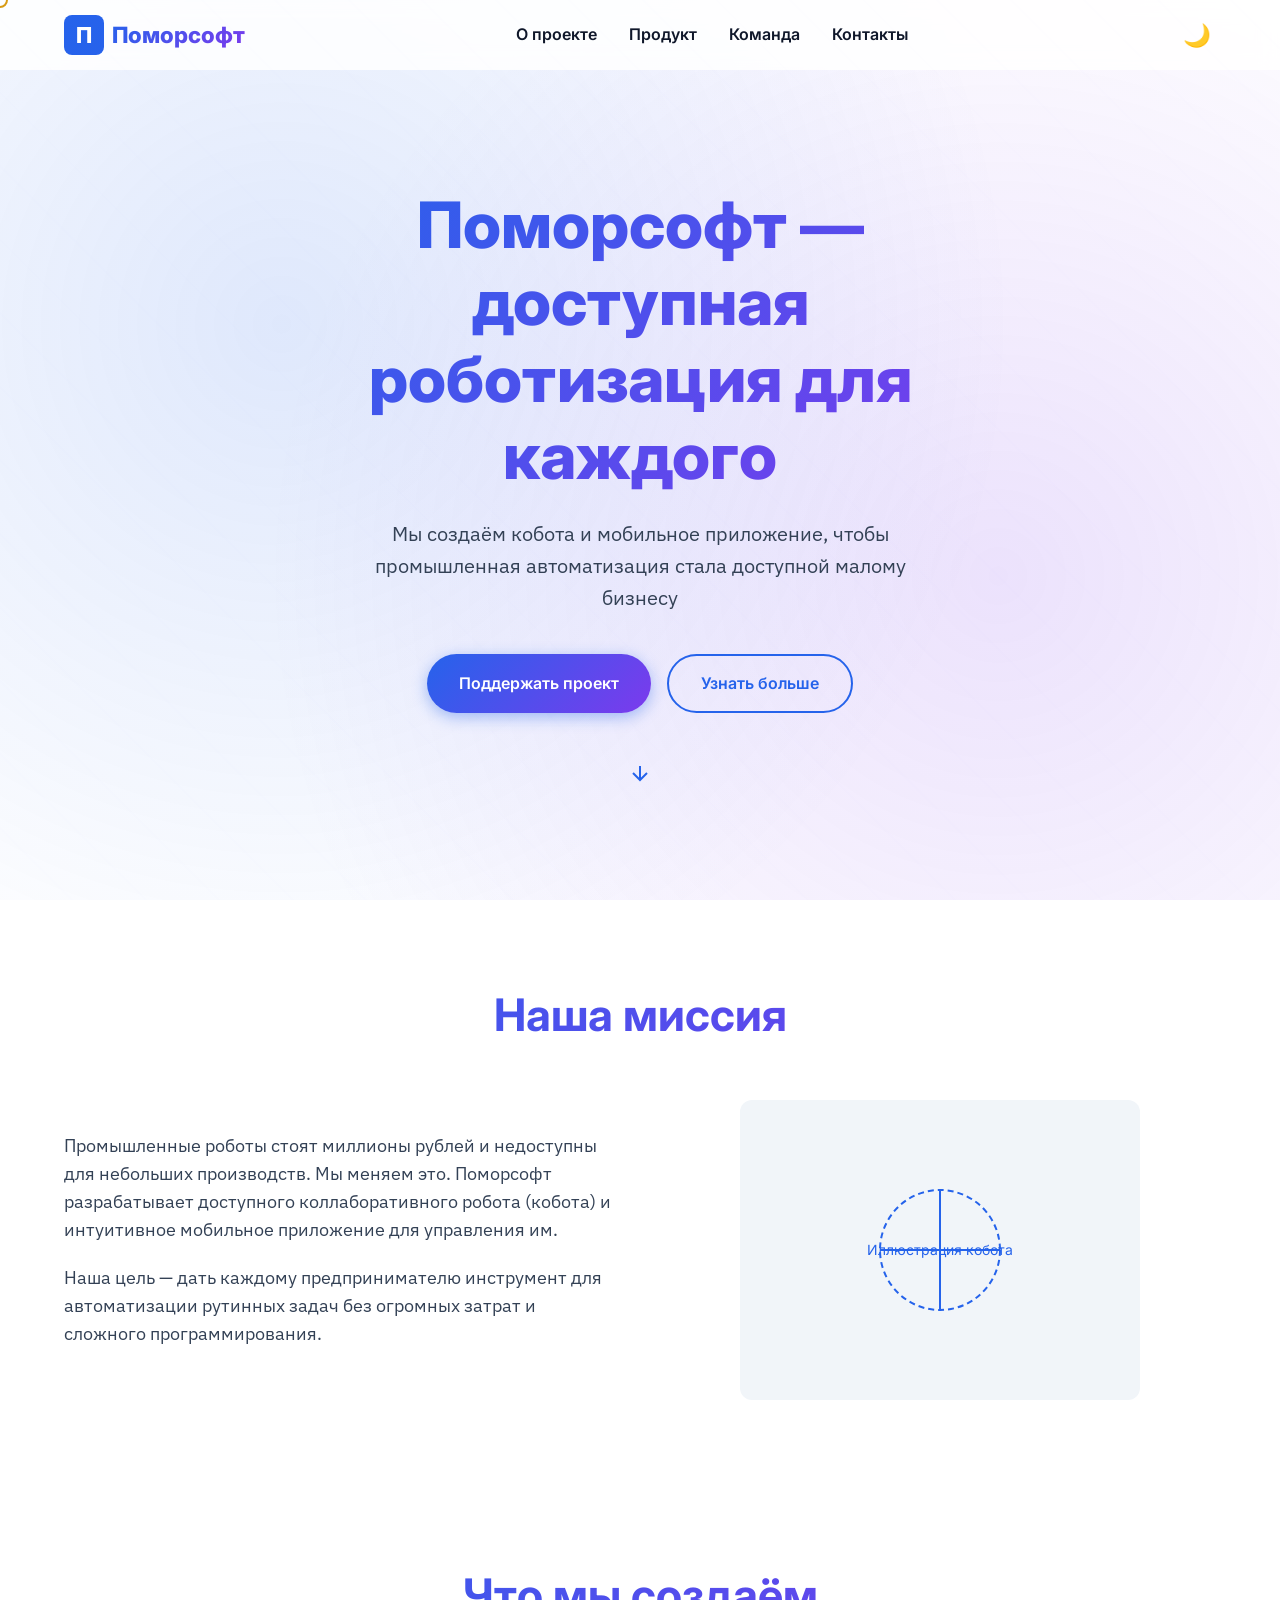
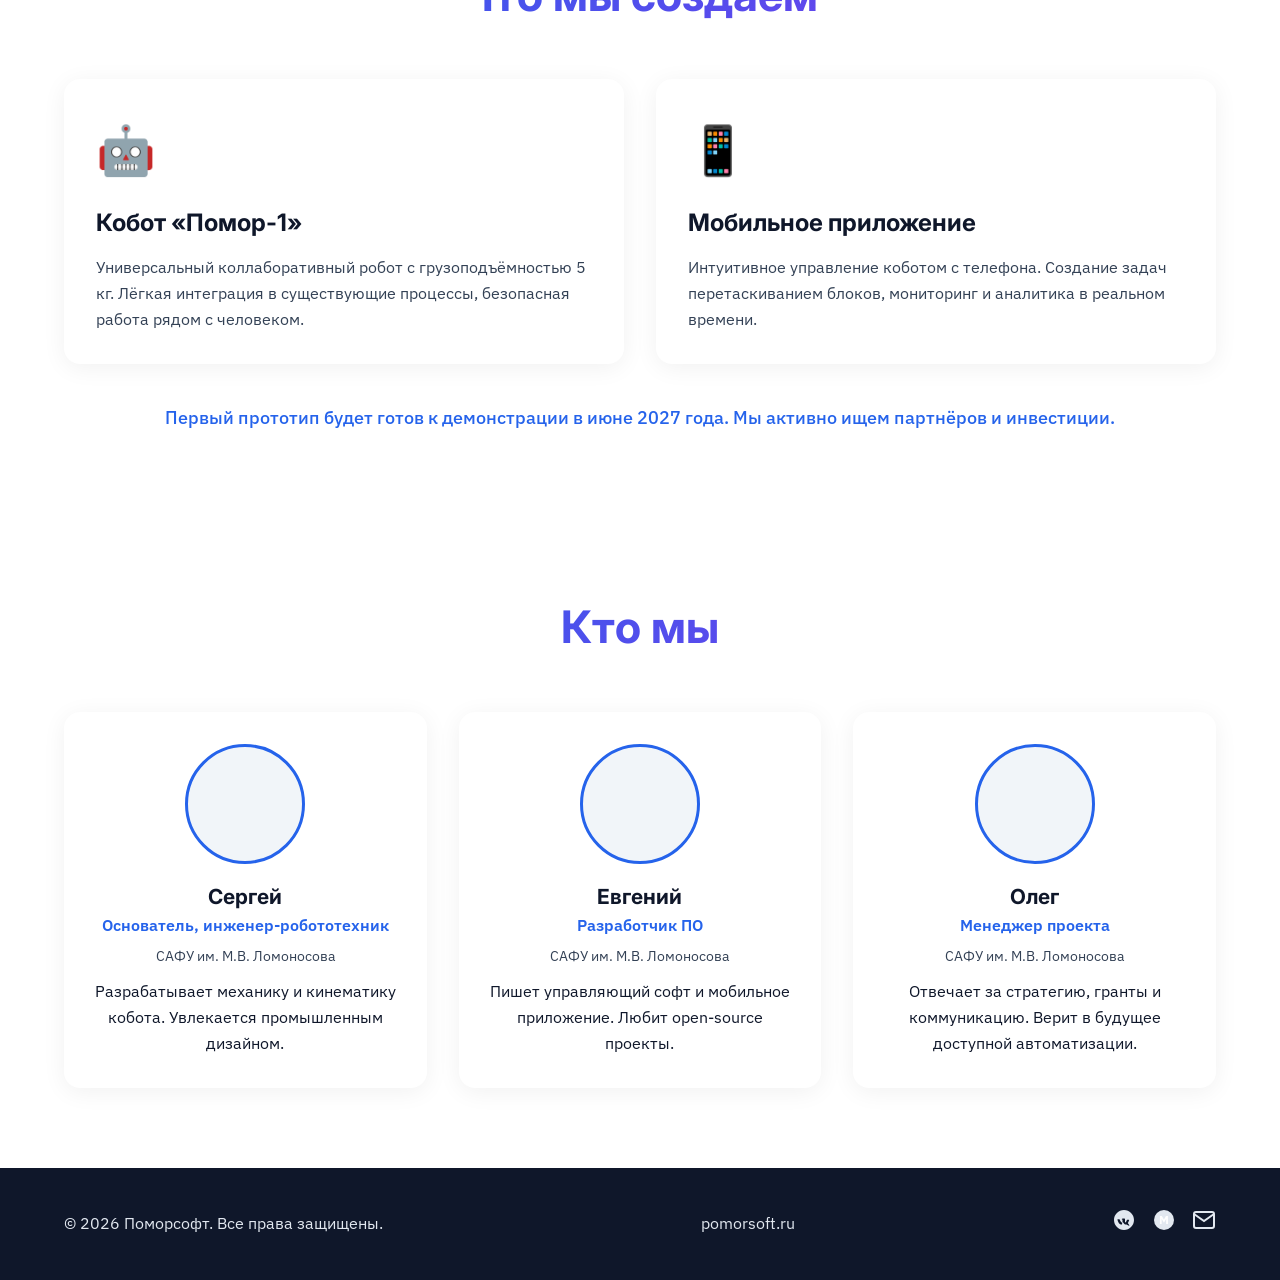
<file: index.html>
<!DOCTYPE html>
<html lang="ru">
<head>
    <meta charset="UTF-8">
    <meta name="viewport" content="width=device-width, initial-scale=1.0">
    <meta name="description" content="Студенческий стартап Поморсофт — доступная роботизация для каждого. Создаём кобота и мобильное приложение.">
    <meta property="og:title" content="Поморсофт — доступная роботизация">
    <meta property="og:description" content="Студенческий стартап. Мы превращаем идеи в цифровую реальность.">
    <meta property="og:type" content="website">
    <meta property="og:url" content="https://pomorsoft.ru">
    <meta property="og:image" content="https://pomorsoft.ru/og-image.jpg">
    <meta name="twitter:card" content="summary_large_image">
    <meta name="twitter:title" content="Поморсофт">
    <meta name="twitter:description" content="Студенческий стартап. Доступная роботизация.">
    <link rel="icon" href="data:image/svg+xml,<svg xmlns='http://www.w3.org/2000/svg' viewBox='0 0 32 32'><rect width='32' height='32' rx='6' fill='%232563eb'/><text x='50%25' y='50%25' dominant-baseline='central' text-anchor='middle' font-family='Inter' font-weight='bold' font-size='20' fill='white'>П</text></svg>">
    <title>Поморсофт — доступная роботизация</title>
    <link rel="preconnect" href="https://fonts.googleapis.com">
    <link rel="preconnect" href="https://fonts.gstatic.com" crossorigin>
    <link href="https://fonts.googleapis.com/css2?family=IBM+Plex+Sans:wght@400;500;600&family=Inter:wght@600;700;800&display=swap" rel="stylesheet">
    <link rel="stylesheet" href="css/style.css">
</head>
<body>
    <!-- Прелоадер -->
    <div id="preloader" aria-hidden="true">
        <div class="loader-logo">
            <svg width="80" height="80" viewBox="0 0 80 80" fill="none">
                <rect width="80" height="80" rx="16" fill="url(#preloaderGradient)"/>
                <text x="50%" y="50%" dominant-baseline="central" text-anchor="middle" font-family="Inter" font-weight="800" font-size="40" fill="white">П</text>
                <defs>
                    <linearGradient id="preloaderGradient" x1="0" y1="0" x2="80" y2="80">
                        <stop stop-color="#2563eb"/>
                        <stop offset="1" stop-color="#7c3aed"/>
                    </linearGradient>
                </defs>
            </svg>
        </div>
    </div>

    <!-- Кастомный курсор (только десктоп) -->
    <div class="cursor" aria-hidden="true"></div>

    <!-- Водяной знак для защиты от скриншотов -->
    <div class="watermark" aria-hidden="true"></div>

    <!-- Шапка -->
    <header class="header" id="header">
        <div class="container header__inner">
            <a href="#" class="logo" aria-label="Поморсофт">
                <svg width="40" height="40" viewBox="0 0 40 40" fill="none" class="logo__icon">
                    <rect width="40" height="40" rx="8" fill="url(#logoGradient)"/>
                    <text x="50%" y="50%" dominant-baseline="central" text-anchor="middle" font-family="Inter" font-weight="800" font-size="22" fill="white">П</text>
                    <defs>
                        <linearGradient id="logoGradient" x1="0" y1="0" x2="40" y2="40">
                            <stop stop-color="#2563eb"/>
                            <stop offset="1" stop-color="#7c3aed"/>
                        </linearGradient>
                    </defs>
                </svg>
                <span class="logo__text">Поморсофт</span>
            </a>
            <nav class="nav" id="nav" aria-label="Основная навигация">
                <button class="nav__burger" id="burgerBtn" aria-label="Открыть меню" aria-expanded="false" aria-controls="navList">
                    <span></span>
                    <span></span>
                    <span></span>
                </button>
                <ul class="nav__list" id="navList" role="menubar">
                    <li role="none"><a href="#about" class="nav__link" role="menuitem">О проекте</a></li>
                    <li role="none"><a href="#product" class="nav__link" role="menuitem">Продукт</a></li>
                    <li role="none"><a href="#team" class="nav__link" role="menuitem">Команда</a></li>
                    <li role="none"><a href="#contactModal" class="nav__link" role="menuitem">Контакты</a></li>
                </ul>
            </nav>
            <button class="theme-toggle" id="themeToggle" aria-label="Переключить тему">
                <span class="theme-toggle__icon">🌙</span>
            </button>
        </div>
    </header>

    <main>
        <!-- Hero -->
        <section class="hero" id="hero">
            <div class="hero__parallax" aria-hidden="true"></div>
            <div class="container hero__content">
                <h1 class="hero__title">Поморсофт — доступная роботизация для каждого</h1>
                <p class="hero__subtitle">Мы создаём кобота и мобильное приложение, чтобы промышленная автоматизация стала доступной малому бизнесу</p>
                <div class="hero__actions">
                    <a href="#contactModal" class="btn btn--primary">Поддержать проект</a>
                    <a href="#about" class="btn btn--secondary">Узнать больше</a>
                </div>
                <a href="#about" class="hero__scroll-down" aria-label="Прокрутить вниз">
                    <svg width="24" height="24" viewBox="0 0 24 24" fill="none" stroke="currentColor" stroke-width="2">
                        <path d="M12 5v14M5 12l7 7 7-7"/>
                    </svg>
                </a>
            </div>
        </section>

        <!-- О проекте (Наша миссия) -->
        <section class="section about" id="about">
            <div class="container">
                <h2 class="section__title reveal">Наша миссия</h2>
                <div class="about__grid">
                    <div class="about__text reveal">
                        <p>Промышленные роботы стоят миллионы рублей и недоступны для небольших производств. Мы меняем это. Поморсофт разрабатывает доступного коллаборативного робота (кобота) и интуитивное мобильное приложение для управления им.</p>
                        <p>Наша цель — дать каждому предпринимателю инструмент для автоматизации рутинных задач без огромных затрат и сложного программирования.</p>
                    </div>
                    <div class="about__visual reveal">
                        <svg width="400" height="300" viewBox="0 0 400 300" fill="none" class="about__placeholder" aria-hidden="true">
                            <rect width="400" height="300" rx="12" fill="var(--bg-secondary)"/>
                            <circle cx="200" cy="150" r="60" stroke="var(--accent)" stroke-width="2" stroke-dasharray="6 4"/>
                            <path d="M200 90v120M140 150h120" stroke="var(--accent)" stroke-width="2"/>
                            <text x="200" y="155" text-anchor="middle" fill="var(--accent)" font-family="Inter" font-size="14">Иллюстрация кобота</text>
                        </svg>
                    </div>
                </div>
            </div>
        </section>

        <!-- Продукт -->
        <section class="section product" id="product">
            <div class="container">
                <h2 class="section__title reveal">Что мы создаём</h2>
                <div class="product__cards">
                    <div class="product-card reveal">
                        <div class="product-card__icon">🤖</div>
                        <h3 class="product-card__title">Кобот «Помор-1»</h3>
                        <p>Универсальный коллаборативный робот с грузоподъёмностью 5 кг. Лёгкая интеграция в существующие процессы, безопасная работа рядом с человеком.</p>
                    </div>
                    <div class="product-card reveal">
                        <div class="product-card__icon">📱</div>
                        <h3 class="product-card__title">Мобильное приложение</h3>
                        <p>Интуитивное управление коботом с телефона. Создание задач перетаскиванием блоков, мониторинг и аналитика в реальном времени.</p>
                    </div>
                </div>
                <p class="product__timeline reveal">Первый прототип будет готов к демонстрации в июне 2027 года. Мы активно ищем партнёров и инвестиции.</p>
            </div>
        </section>

        <!-- Команда -->
        <section class="section team" id="team">
            <div class="container">
                <h2 class="section__title reveal">Кто мы</h2>
                <div class="team__grid">
                    <div class="team-member reveal">
                        <div class="team-member__photo"></div>
                        <h3 class="team-member__name">Сергей</h3>
                        <p class="team-member__role">Основатель, инженер-робототехник</p>
                        <p class="team-member__uni">САФУ им. М.В. Ломоносова</p>
                        <p class="team-member__desc">Разрабатывает механику и кинематику кобота. Увлекается промышленным дизайном.</p>
                    </div>
                    <div class="team-member reveal">
                        <div class="team-member__photo"></div>
                        <h3 class="team-member__name">Евгений</h3>
                        <p class="team-member__role">Разработчик ПО</p>
                        <p class="team-member__uni">САФУ им. М.В. Ломоносова</p>
                        <p class="team-member__desc">Пишет управляющий софт и мобильное приложение. Любит open-source проекты.</p>
                    </div>
                    <div class="team-member reveal">
                        <div class="team-member__photo"></div>
                        <h3 class="team-member__name">Олег</h3>
                        <p class="team-member__role">Менеджер проекта</p>
                        <p class="team-member__uni">САФУ им. М.В. Ломоносова</p>
                        <p class="team-member__desc">Отвечает за стратегию, гранты и коммуникацию. Верит в будущее доступной автоматизации.</p>
                    </div>
                </div>
            </div>
        </section>
    </main>

    <!-- Футер -->
    <footer class="footer">
        <div class="container footer__inner">
            <p class="footer__copyright">© 2026 Поморсофт. Все права защищены.</p>
            <p class="footer__domain">pomorsoft.ru</p>
            <div class="footer__socials">
                <a href="https://vk.com/pomorsoft" target="_blank" rel="noopener noreferrer" aria-label="VK Поморсофт">
                    <svg width="24" height="24" viewBox="0 0 24 24" fill="currentColor"><path d="M12 2C6.48 2 2 6.48 2 12s4.48 10 10 10 10-4.48 10-10S17.52 2 12 2zm2.5 14.5h-1.25c-.55 0-.75-.3-1.1-.8-.5-.75-1-1.45-1.65-1.45-.3 0-.4.1-.4.55v1.2c0 .4-.15.5-.5.5-1.15 0-2.35-.65-3.1-2-.7-1.25-1-2.2-1-2.9 0-.25.1-.4.4-.4h1.2c.35 0 .5.15.65.45.75 1.65 1.95 3.1 2.45 3.1.2 0 .3-.15.3-.55v-2.1c-.05-.55-.35-.8-.65-.8-.15 0-.25-.1-.1-.35.15-.25.45-.55 1.1-.55h1.55c.45 0 .6.2.6.55v2.9c0 .45.15.6.35.6.2 0 .35-.15.65-.45.35-.5.6-1.1.85-1.65l.1-.25c.1-.2.25-.3.5-.3h1.25c.45 0 .55.25.45.55-.2.55-1.15 2.45-1.15 2.45-.1.25-.2.35-.05.55.15.2.6.75.75.95.4.55.65.95.65 1.1 0 .15-.15.25-.45.25z"/></svg>
                </a>
                <a href="https://max.ru/pomorsoft" target="_blank" rel="noopener noreferrer" aria-label="MAX Поморсофт">
                    <svg width="24" height="24" viewBox="0 0 24 24" fill="currentColor"><circle cx="12" cy="12" r="10"/><text x="12" y="16" text-anchor="middle" fill="white" font-size="12" font-weight="bold">M</text></svg>
                </a>
                <a href="mailto:hello@pomorsoft.ru" aria-label="Email Поморсофт">
                    <svg width="24" height="24" viewBox="0 0 24 24" fill="none" stroke="currentColor" stroke-width="2"><path d="M4 4h16c1.1 0 2 .9 2 2v12c0 1.1-.9 2-2 2H4c-1.1 0-2-.9-2-2V6c0-1.1.9-2 2-2z"/><polyline points="22,6 12,13 2,6"/></svg>
                </a>
            </div>
        </div>
    </footer>

    <!-- Модальное окно КОНТАКТОВ -->
    <div class="modal" id="contactModal" role="dialog" aria-modal="true" aria-labelledby="contactModalTitle">
        <a href="#" class="modal__overlay" aria-label="Закрыть окно"></a>
        <div class="modal__content">
            <a href="#" class="modal__close" aria-label="Закрыть окно">&times;</a>
            <h2 class="modal__title" id="contactModalTitle">Свяжитесь с нами</h2>
            <div class="modal__info">
                <p>Email: <a href="mailto:hello@pomorsoft.ru">hello@pomorsoft.ru</a></p>
                <p>VK: <a href="https://vk.com/pomorsoft" target="_blank" rel="noopener noreferrer">vk.com/pomorsoft</a></p>
                <p>MAX: <a href="https://max.ru/pomorsoft" target="_blank" rel="noopener noreferrer">@pomorsoft</a></p>
            </div>
            <hr>
            <form id="contactForm" class="contact-form" action="https://formspree.io/f/your-form-id" method="POST">
                <div class="form-group">
                    <label for="name">Имя</label>
                    <input type="text" id="name" name="name" required placeholder="Ваше имя">
                </div>
                <div class="form-group">
                    <label for="email">Email</label>
                    <input type="email" id="email" name="email" required placeholder="your@email.ru">
                </div>
                <div class="form-group">
                    <label for="message">Сообщение</label>
                    <textarea id="message" name="message" rows="4" required placeholder="Ваше сообщение..."></textarea>
                </div>
                <div class="form-group form-group--checkbox">
                    <input type="checkbox" id="agree" name="agree" required>
                    <label for="agree">Я согласен на обработку персональных данных в соответствии с <a href="#privacyModal" class="link-btn">Политикой конфиденциальности</a> и <a href="#consentModal" class="link-btn">Согласием</a></label>
                </div>
                <button type="submit" class="btn btn--primary form-submit">Отправить сообщение</button>
            </form>
        </div>
    </div>

    <!-- Модальное окно ПОЛИТИКИ КОНФИДЕНЦИАЛЬНОСТИ -->
    <div class="modal" id="privacyModal" role="dialog" aria-modal="true" aria-labelledby="privacyTitle">
        <a href="#" class="modal__overlay" aria-label="Закрыть окно"></a>
        <div class="modal__content">
            <a href="#" class="modal__close" aria-label="Закрыть окно">&times;</a>
            <h2 class="modal__title" id="privacyTitle">Политика конфиденциальности</h2>
            <p>Здесь будет размещён полный текст политики конфиденциальности. Прототип.</p>
        </div>
    </div>

    <!-- Модальное окно СОГЛАСИЯ -->
    <div class="modal" id="consentModal" role="dialog" aria-modal="true" aria-labelledby="consentTitle">
        <a href="#" class="modal__overlay" aria-label="Закрыть окно"></a>
        <div class="modal__content">
            <a href="#" class="modal__close" aria-label="Закрыть окно">&times;</a>
            <h2 class="modal__title" id="consentTitle">Согласие на обработку персональных данных</h2>
            <p>Текст согласия (заглушка).</p>
        </div>
    </div>

    <script src="js/main.js" defer></script>
</body>
</html>
</file>
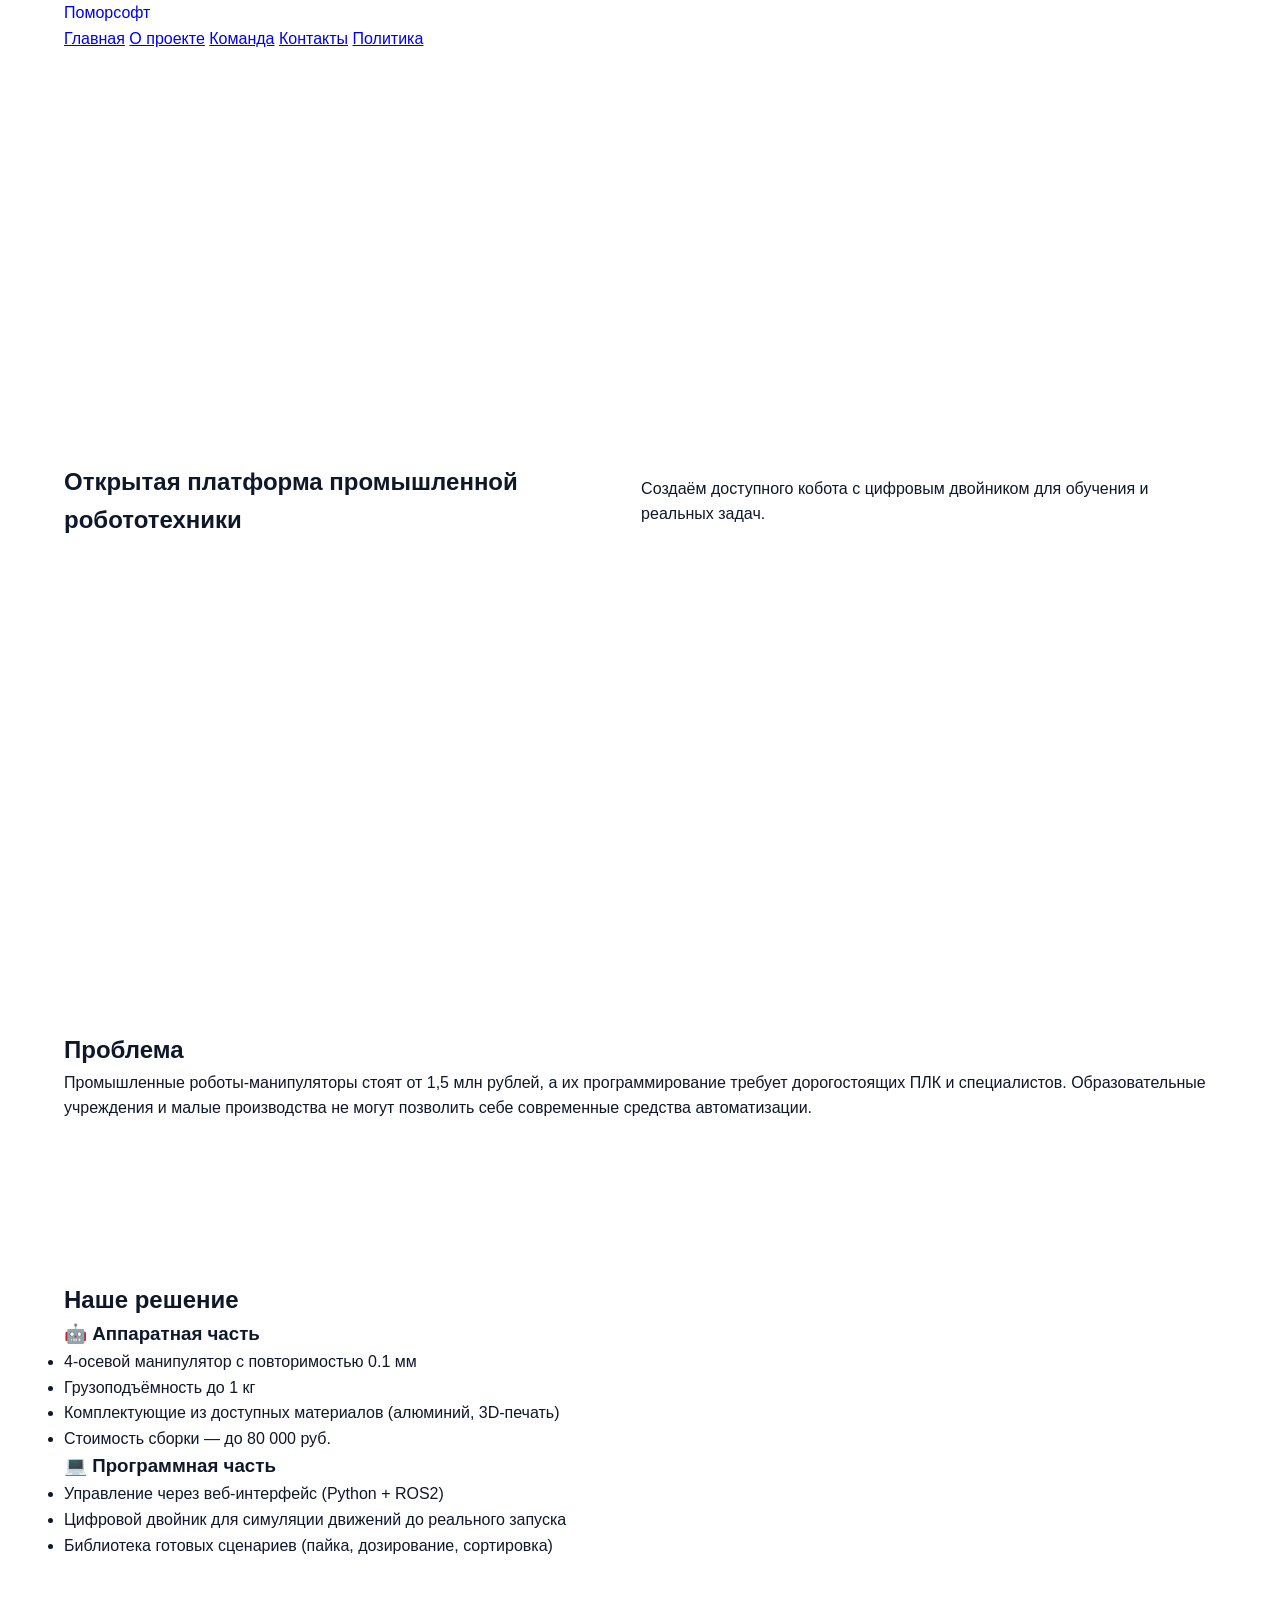
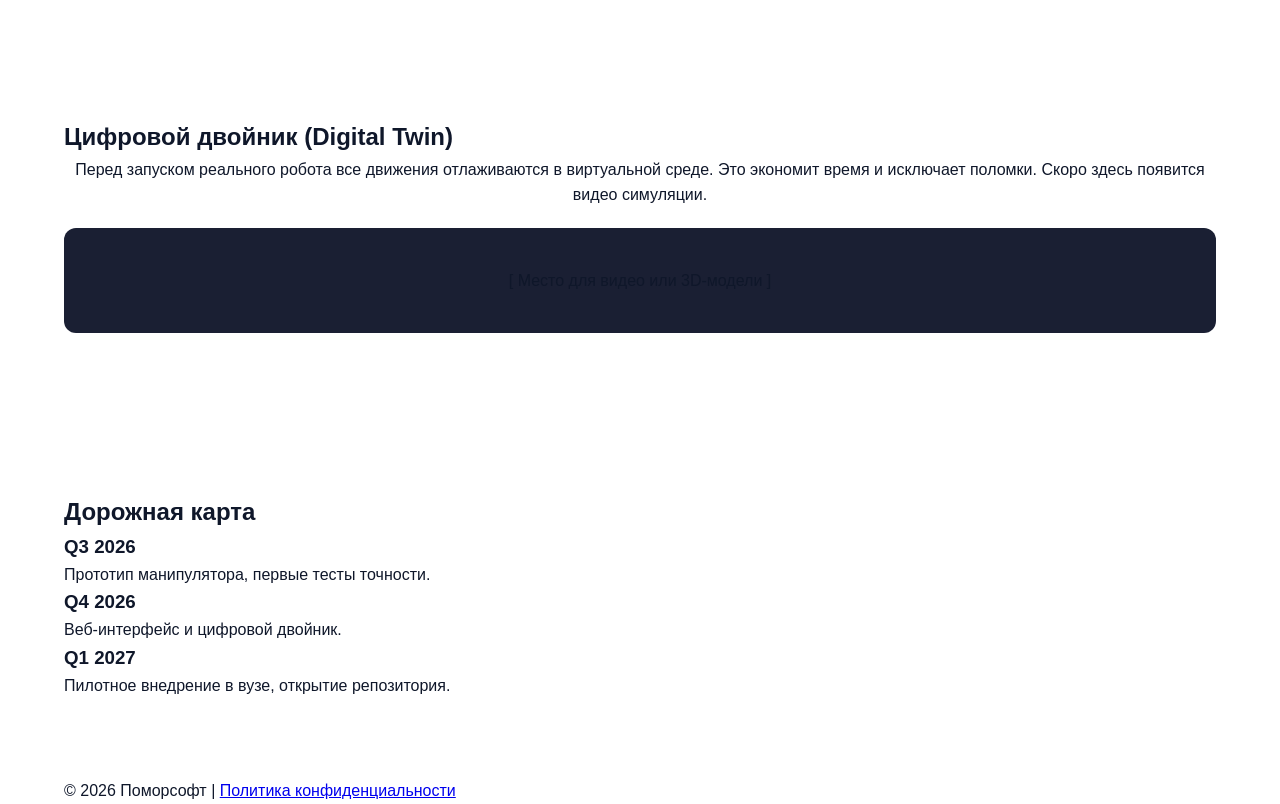
<file: about.html>
<!DOCTYPE html>
<html lang="ru">
<head>
    <meta charset="UTF-8">
    <meta name="viewport" content="width=device-width, initial-scale=1.0">
    <title>О проекте — Поморсофт</title>
    <link rel="stylesheet" href="css/style.css">
</head>
<body>
    <div class="container">
        <header class="main-header">
            <a href="index.html" class="logo">Поморсофт</a>
            <nav>
                <a href="index.html">Главная</a>
                <a href="about.html" class="active">О проекте</a>
                <a href="team.html">Команда</a>
                <a href="contacts.html">Контакты</a>
                <a href="privacy.html">Политика</a>
            </nav>
        </header>

        <section class="hero">
            <h1>Открытая платформа промышленной робототехники</h1>
            <p>Создаём доступного кобота с цифровым двойником для обучения и реальных задач.</p>
        </section>

        <section class="section">
            <h2 class="section-title">Проблема</h2>
            <div class="card">
                <p>Промышленные роботы-манипуляторы стоят от 1,5 млн рублей, а их программирование требует дорогостоящих ПЛК и специалистов. Образовательные учреждения и малые производства не могут позволить себе современные средства автоматизации.</p>
            </div>
        </section>

        <section class="section">
            <h2 class="section-title">Наше решение</h2>
            <div class="grid-2">
                <div class="card">
                    <h3>🤖 Аппаратная часть</h3>
                    <ul>
                        <li>4-осевой манипулятор с повторимостью 0.1 мм</li>
                        <li>Грузоподъёмность до 1 кг</li>
                        <li>Комплектующие из доступных материалов (алюминий, 3D-печать)</li>
                        <li>Стоимость сборки — до 80 000 руб.</li>
                    </ul>
                </div>
                <div class="card">
                    <h3>💻 Программная часть</h3>
                    <ul>
                        <li>Управление через веб-интерфейс (Python + ROS2)</li>
                        <li>Цифровой двойник для симуляции движений до реального запуска</li>
                        <li>Библиотека готовых сценариев (пайка, дозирование, сортировка)</li>
                    </ul>
                </div>
            </div>
        </section>

        <section class="section">
            <h2 class="section-title">Цифровой двойник (Digital Twin)</h2>
            <div class="card" style="text-align:center;">
                <p>Перед запуском реального робота все движения отлаживаются в виртуальной среде. Это экономит время и исключает поломки. Скоро здесь появится видео симуляции.</p>
                <div style="background:#1a1f33; border-radius:12px; padding:40px; margin-top:20px;">
                    [ Место для видео или 3D-модели ]
                </div>
            </div>
        </section>

        <section class="section">
            <h2 class="section-title">Дорожная карта</h2>
            <div class="grid-3">
                <div class="card"><h3>Q3 2026</h3><p>Прототип манипулятора, первые тесты точности.</p></div>
                <div class="card"><h3>Q4 2026</h3><p>Веб-интерфейс и цифровой двойник.</p></div>
                <div class="card"><h3>Q1 2027</h3><p>Пилотное внедрение в вузе, открытие репозитория.</p></div>
            </div>
        </section>

        <footer>
            © 2026 Поморсофт | <a href="privacy.html">Политика конфиденциальности</a>
        </footer>
    </div>
</body>
</html>
</file>
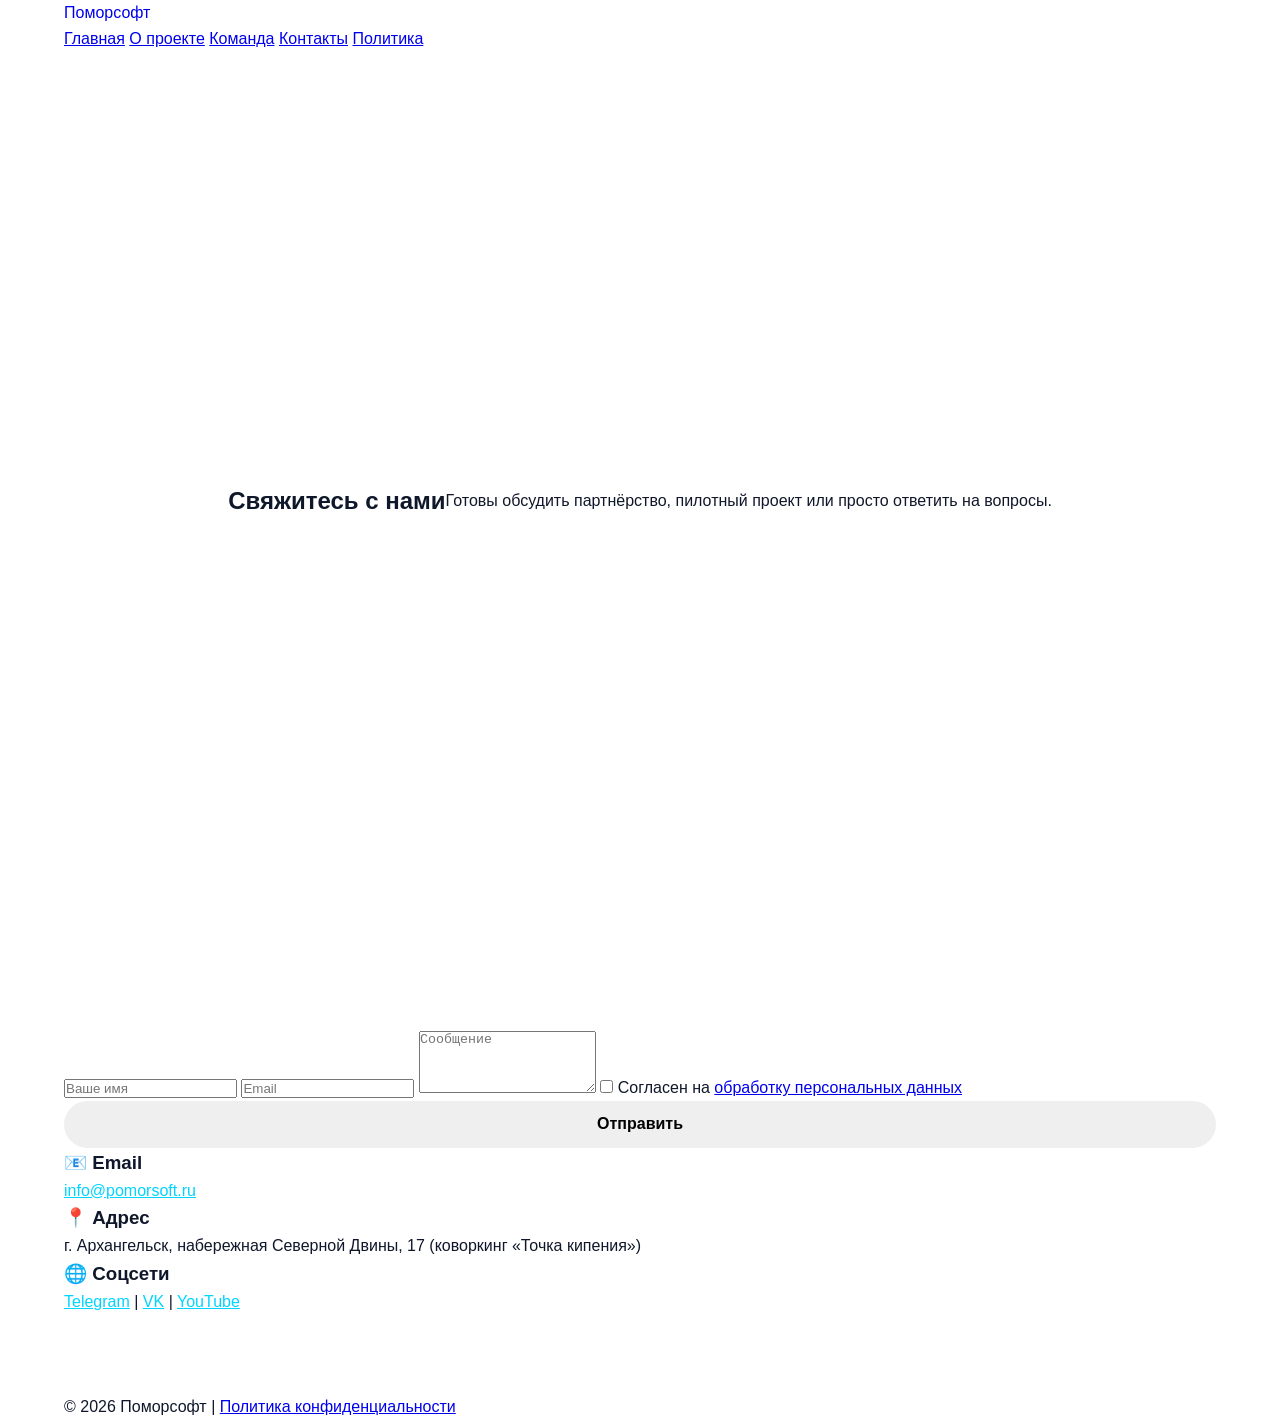
<file: contacts.html>
<!DOCTYPE html>
<html lang="ru">
<head>
    <meta charset="UTF-8">
    <meta name="viewport" content="width=device-width, initial-scale=1.0">
    <title>Контакты — Поморсофт</title>
    <link rel="stylesheet" href="css/style.css">
</head>
<body>
    <div class="container">
        <header class="main-header">
            <a href="index.html" class="logo">Поморсофт</a>
            <nav>
                <a href="index.html">Главная</a>
                <a href="about.html">О проекте</a>
                <a href="team.html">Команда</a>
                <a href="contacts.html" class="active">Контакты</a>
                <a href="privacy.html">Политика</a>
            </nav>
        </header>

        <section class="hero">
            <h1>Свяжитесь с нами</h1>
            <p>Готовы обсудить партнёрство, пилотный проект или просто ответить на вопросы.</p>
        </section>

        <div class="grid-2 section">
            <div class="form-block" style="margin:0;">
                <form id="contact-form">
                    <input type="text" placeholder="Ваше имя" required>
                    <input type="email" placeholder="Email" required>
                    <textarea placeholder="Сообщение" rows="4"></textarea>
                    <label class="consent-label">
                        <input type="checkbox" required>
                        <span>Согласен на <a href="privacy.html">обработку персональных данных</a></span>
                    </label>
                    <button type="submit" class="btn" style="width:100%;">Отправить</button>
                </form>
            </div>
            <div class="card" style="display:flex; flex-direction:column; justify-content:center;">
                <h3>📧 Email</h3>
                <p><a href="mailto:info@pomorsoft.ru" style="color:#00d4ff;">info@pomorsoft.ru</a></p>
                <h3>📍 Адрес</h3>
                <p>г. Архангельск, набережная Северной Двины, 17 (коворкинг «Точка кипения»)</p>
                <h3>🌐 Соцсети</h3>
                <p>
                    <a href="#" style="color:#00d4ff;">Telegram</a> |
                    <a href="#" style="color:#00d4ff;">VK</a> |
                    <a href="#" style="color:#00d4ff;">YouTube</a>
                </p>
            </div>
        </div>

        <footer>
            © 2026 Поморсофт | <a href="privacy.html">Политика конфиденциальности</a>
        </footer>
    </div>
    <script>
        document.getElementById('contact-form').addEventListener('submit', function(e) {
            e.preventDefault();
            alert('Спасибо! Ваше сообщение отправлено.');
            this.reset();
        });
    </script>
</body>
</html>
</file>
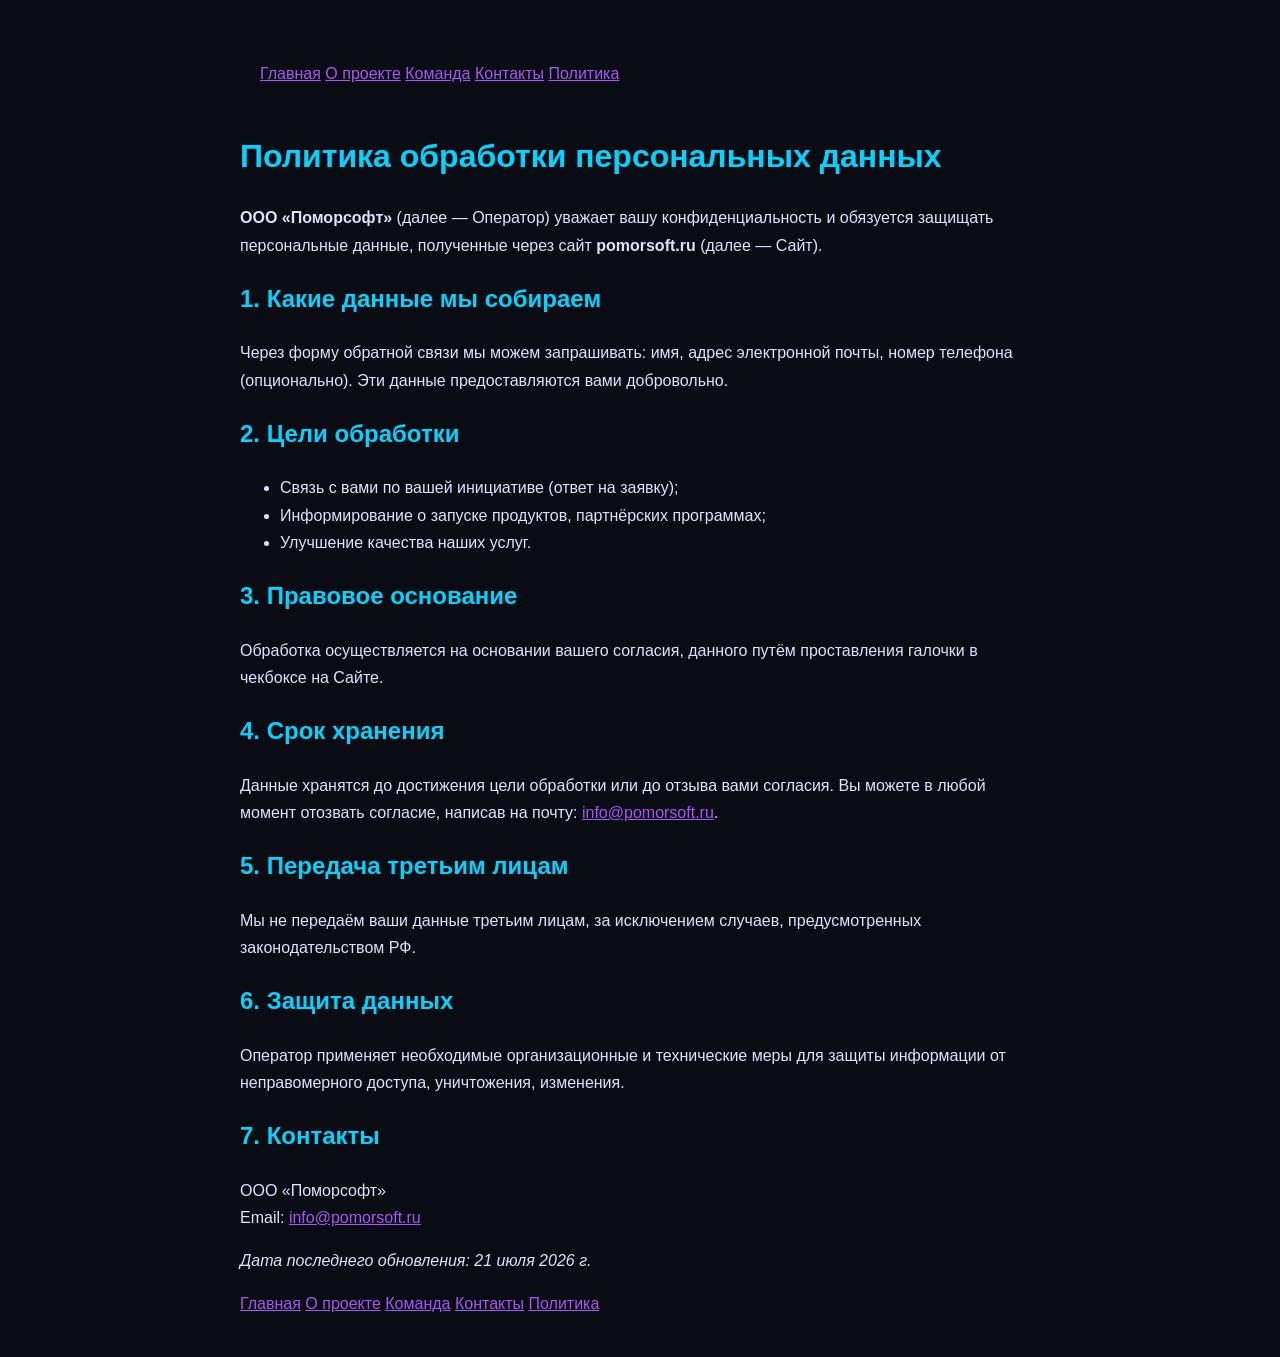
<file: privacy.html>
<!DOCTYPE html>
<html lang="ru">
<head>
    <meta charset="UTF-8">
    <meta name="viewport" content="width=device-width, initial-scale=1.0">
    <title>Политика обработки персональных данных | Поморсофт</title>
    <style>
        body {
            font-family: 'Segoe UI', sans-serif;
            background: #0a0c14;
            color: #e0e0ff;
            max-width: 800px;
            margin: 0 auto;
            padding: 40px 20px;
            line-height: 1.7;
        }
        h1, h2 { color: #00d4ff; }
        a { color: #a855f7; }
    </style>
</head>
<body>
    <div style="max-width:800px; margin:0 auto; padding:20px;">
          <nav>
                <a href="index.html" class="active">Главная</a>
                <a href="about.html">О проекте</a>
                <a href="team.html">Команда</a>
                <a href="contacts.html">Контакты</a>
                <a href="privacy.html">Политика</a>
            </nav>    

</div>
    <h1>Политика обработки персональных данных</h1>
    <p><strong>ООО «Поморсофт»</strong> (далее — Оператор) уважает вашу конфиденциальность и обязуется защищать персональные данные, полученные через сайт <strong>pomorsoft.ru</strong> (далее — Сайт).</p>

    <h2>1. Какие данные мы собираем</h2>
    <p>Через форму обратной связи мы можем запрашивать: имя, адрес электронной почты, номер телефона (опционально). Эти данные предоставляются вами добровольно.</p>

    <h2>2. Цели обработки</h2>
    <ul>
        <li>Связь с вами по вашей инициативе (ответ на заявку);</li>
        <li>Информирование о запуске продуктов, партнёрских программах;</li>
        <li>Улучшение качества наших услуг.</li>
    </ul>

    <h2>3. Правовое основание</h2>
    <p>Обработка осуществляется на основании вашего согласия, данного путём проставления галочки в чекбоксе на Сайте.</p>

    <h2>4. Срок хранения</h2>
    <p>Данные хранятся до достижения цели обработки или до отзыва вами согласия. Вы можете в любой момент отозвать согласие, написав на почту: <a href="mailto:info@pomorsoft.ru">info@pomorsoft.ru</a>.</p>

    <h2>5. Передача третьим лицам</h2>
    <p>Мы не передаём ваши данные третьим лицам, за исключением случаев, предусмотренных законодательством РФ.</p>

    <h2>6. Защита данных</h2>
    <p>Оператор применяет необходимые организационные и технические меры для защиты информации от неправомерного доступа, уничтожения, изменения.</p>

    <h2>7. Контакты</h2>
    <p>ООО «Поморсофт»<br>
    Email: <a href="mailto:info@pomorsoft.ru">info@pomorsoft.ru</a></p>

    <p><em>Дата последнего обновления: 21 июля 2026 г.</em></p>
              <nav>
                <a href="index.html" class="active">Главная</a>
                <a href="about.html">О проекте</a>
                <a href="team.html">Команда</a>
                <a href="contacts.html">Контакты</a>
                <a href="privacy.html">Политика</a>
            </nav>    
</body>
</html>
</file>
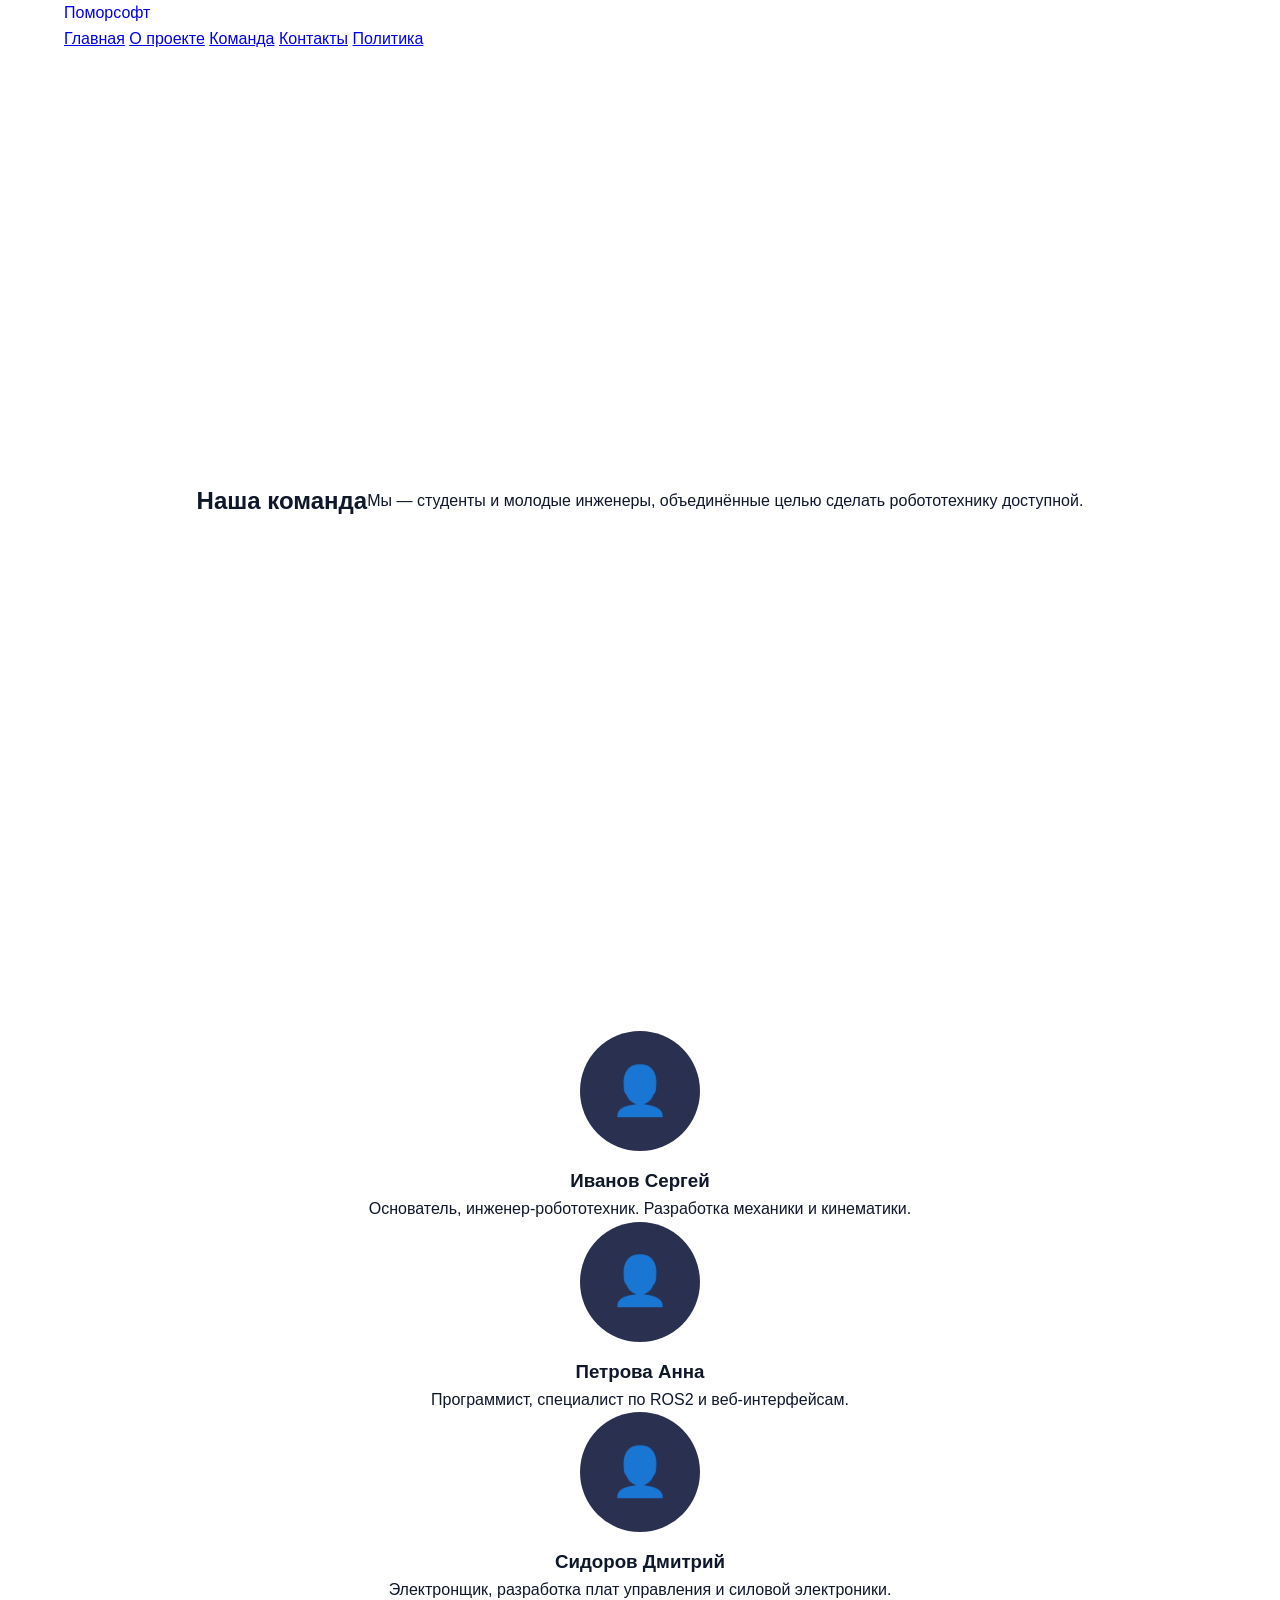
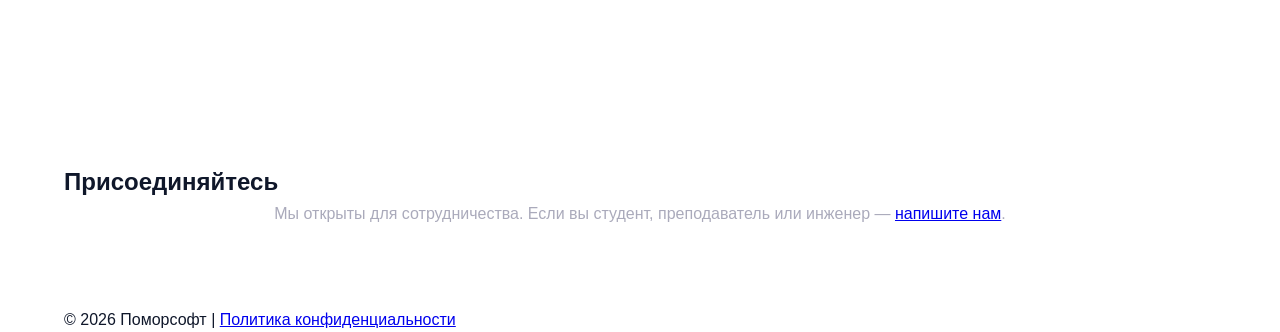
<file: team.html>
<!DOCTYPE html>
<html lang="ru">
<head>
    <meta charset="UTF-8">
    <meta name="viewport" content="width=device-width, initial-scale=1.0">
    <title>Команда — Поморсофт</title>
    <link rel="stylesheet" href="css/style.css">
</head>
<body>
    <div class="container">
        <header class="main-header">
            <a href="index.html" class="logo">Поморсофт</a>
            <nav>
                <a href="index.html">Главная</a>
                <a href="about.html">О проекте</a>
                <a href="team.html" class="active">Команда</a>
                <a href="contacts.html">Контакты</a>
                <a href="privacy.html">Политика</a>
            </nav>
        </header>

        <section class="hero">
            <h1>Наша команда</h1>
            <p>Мы — студенты и молодые инженеры, объединённые целью сделать робототехнику доступной.</p>
        </section>

        <section class="section">
            <div class="grid-3">
                <div class="card" style="text-align:center;">
                    <div style="width:120px; height:120px; background:#2a3050; border-radius:50%; margin:0 auto 15px; display:flex; align-items:center; justify-content:center; font-size:3rem;">👤</div>
                    <h3>Иванов Сергей</h3>
                    <p>Основатель, инженер-робототехник. Разработка механики и кинематики.</p>
                </div>
                <div class="card" style="text-align:center;">
                    <div style="width:120px; height:120px; background:#2a3050; border-radius:50%; margin:0 auto 15px; display:flex; align-items:center; justify-content:center; font-size:3rem;">👤</div>
                    <h3>Петрова Анна</h3>
                    <p>Программист, специалист по ROS2 и веб-интерфейсам.</p>
                </div>
                <div class="card" style="text-align:center;">
                    <div style="width:120px; height:120px; background:#2a3050; border-radius:50%; margin:0 auto 15px; display:flex; align-items:center; justify-content:center; font-size:3rem;">👤</div>
                    <h3>Сидоров Дмитрий</h3>
                    <p>Электронщик, разработка плат управления и силовой электроники.</p>
                </div>
            </div>
        </section>

        <section class="section">
            <h2 class="section-title">Присоединяйтесь</h2>
            <p style="text-align:center; color:#aab;">Мы открыты для сотрудничества. Если вы студент, преподаватель или инженер — <a href="contacts.html">напишите нам</a>.</p>
        </section>

        <footer>
            © 2026 Поморсофт | <a href="privacy.html">Политика конфиденциальности</a>
        </footer>
    </div>
</body>
</html>
</file>
<file: css/style.css>
:root {
    --bg-primary: #ffffff;
    --bg-secondary: #f1f5f9;
    --text-primary: #0f172a;
    --text-secondary: #334155;
    --accent: #2563eb;
    --accent-gradient: linear-gradient(135deg, #2563eb, #7c3aed);
    --header-bg: rgba(255, 255, 255, 0.85);
    --header-blur: blur(10px);
    --card-bg: #ffffff;
    --card-shadow: 0 4px 24px rgba(0,0,0,0.06);
    --footer-bg: #0f172a;
    --footer-text: #e2e8f0;
    --modal-bg: #ffffff;
    --modal-overlay: rgba(15, 23, 42, 0.6);
    --button-secondary-bg: transparent;
    --button-secondary-border: #2563eb;
    --button-secondary-text: #2563eb;
    --input-bg: #f8fafc;
    --input-border: #cbd5e1;
    --input-text: #0f172a;
    --watermark-opacity: 0.03;
}

[data-theme="dark"] {
    --bg-primary: #0f172a;
    --bg-secondary: #1e293b;
    --text-primary: #f1f5f9;
    --text-secondary: #94a3b8;
    --accent: #3b82f6;
    --accent-gradient: linear-gradient(135deg, #3b82f6, #8b5cf6);
    --header-bg: rgba(15, 23, 42, 0.85);
    --header-blur: blur(10px);
    --card-bg: #1e293b;
    --card-shadow: 0 4px 24px rgba(0,0,0,0.3);
    --footer-bg: #020617;
    --footer-text: #94a3b8;
    --modal-bg: #1e293b;
    --modal-overlay: rgba(0,0,0,0.7);
    --button-secondary-bg: transparent;
    --button-secondary-border: #3b82f6;
    --button-secondary-text: #3b82f6;
    --input-bg: #0f172a;
    --input-border: #334155;
    --input-text: #e2e8f0;
    --watermark-opacity: 0.05;
}

*,
*::before,
*::after {
    box-sizing: border-box;
    margin: 0;
    padding: 0;
}

html {
    scroll-behavior: smooth;
}

body {
    font-family: 'IBM Plex Sans', sans-serif;
    background-color: var(--bg-primary);
    color: var(--text-primary);
    line-height: 1.6;
    transition: background-color 0.3s, color 0.3s;
    overflow-x: hidden;
    -webkit-user-select: none;
    -moz-user-select: none;
    -ms-user-select: none;
    user-select: none;
    position: relative;
}

.watermark {
    position: fixed;
    top: 0;
    left: 0;
    width: 100%;
    height: 100%;
    pointer-events: none;
    z-index: 9999;
    opacity: var(--watermark-opacity);
    background-image: repeating-linear-gradient(45deg, transparent, transparent 50px, rgba(37,99,235, 0.2) 50px, rgba(37,99,235, 0.2) 52px);
    mix-blend-mode: multiply;
}

/* Прелоадер */
#preloader {
    position: fixed;
    top: 0;
    left: 0;
    width: 100%;
    height: 100%;
    background: var(--bg-primary);
    display: flex;
    align-items: center;
    justify-content: center;
    z-index: 10000;
    transition: opacity 0.5s ease, visibility 0.5s;
}
#preloader.hidden {
    opacity: 0;
    visibility: hidden;
}
.loader-logo {
    animation: pulse 1.5s infinite ease-in-out;
}
@keyframes pulse {
    0% { transform: scale(0.9); opacity: 0.8; }
    50% { transform: scale(1); opacity: 1; }
    100% { transform: scale(0.9); opacity: 0.8; }
}

/* Кастомный курсор */
.cursor {
    display: none;
    position: fixed;
    width: 16px;
    height: 16px;
    border: 2px solid var(--accent);
    border-radius: 50%;
    pointer-events: none;
    transform: translate(-50%, -50%);
    transition: width 0.2s, height 0.2s, background 0.2s;
    z-index: 9998;
    mix-blend-mode: difference;
}
@media (pointer: fine) {
    .cursor { display: block; }
}
.cursor.hover {
    width: 32px;
    height: 32px;
    background: rgba(37,99,235,0.2);
}

/* Шапка */
.header {
    position: fixed;
    top: 0;
    left: 0;
    width: 100%;
    z-index: 1000;
    background: var(--header-bg);
    backdrop-filter: var(--header-blur);
    -webkit-backdrop-filter: var(--header-blur);
    transition: background 0.3s;
}
.container {
    max-width: 1200px;
    margin: 0 auto;
    padding: 0 1.5rem;
    width: 100%;
}
.header__inner {
    display: flex;
    align-items: center;
    justify-content: space-between;
    height: 70px;
}
.logo {
    display: flex;
    align-items: center;
    gap: 0.5rem;
    text-decoration: none;
    z-index: 1001;
}
.logo__text {
    font-family: 'Inter', sans-serif;
    font-weight: 800;
    font-size: 1.4rem;
    background: var(--accent-gradient);
    -webkit-background-clip: text;
    -webkit-text-fill-color: transparent;
    background-clip: text;
}

/* Навигация */
.nav__burger {
    display: none;
    flex-direction: column;
    justify-content: space-around;
    width: 28px;
    height: 24px;
    background: transparent;
    border: none;
    cursor: pointer;
    z-index: 1001;
}
.nav__burger span {
    width: 100%;
    height: 2px;
    background: var(--text-primary);
    transition: all 0.3s;
}
.nav__list {
    display: flex;
    list-style: none;
    gap: 2rem;
    align-items: center;
}
.nav__link {
    font-family: 'Inter', sans-serif;
    font-weight: 600;
    color: var(--text-primary);
    text-decoration: none;
    transition: color 0.2s;
    position: relative;
}
.nav__link::after {
    content: '';
    position: absolute;
    bottom: -4px;
    left: 0;
    width: 0;
    height: 2px;
    background: var(--accent-gradient);
    transition: width 0.3s;
}
.nav__link:hover::after,
.nav__link:focus::after { width: 100%; }

.theme-toggle {
    background: none;
    border: none;
    font-size: 1.4rem;
    cursor: pointer;
    padding: 0.3rem;
    border-radius: 50%;
    transition: background 0.3s;
    z-index: 1001;
}
.theme-toggle:hover { background: var(--bg-secondary); }

/* Hero */
.hero {
    position: relative;
    overflow: hidden;
    min-height: 100vh;
    display: flex;
    align-items: center;
    justify-content: center;
}
.hero__parallax {
    position: absolute;
    top: -20%;
    left: -20%;
    width: 140%;
    height: 140%;
    background: radial-gradient(circle at 30% 40%, rgba(37,99,235,0.15), transparent 50%),
                radial-gradient(circle at 70% 60%, rgba(124,58,237,0.15), transparent 50%);
    will-change: transform;
    transform: translateZ(0);
}
.hero__content {
    position: relative;
    z-index: 2;
    text-align: center;
    max-width: 800px;
    margin: 0 auto;
    padding: 120px 1.5rem 3rem;
    display: flex;
    flex-direction: column;
    align-items: center;
    justify-content: center;
    min-height: 100vh;
}
.hero__title {
    font-family: 'Inter', sans-serif;
    font-weight: 800;
    font-size: clamp(2.5rem, 8vw, 4rem);
    line-height: 1.2;
    margin-bottom: 1.5rem;
    background: var(--accent-gradient);
    -webkit-background-clip: text;
    -webkit-text-fill-color: transparent;
    background-clip: text;
}
.hero__subtitle {
    font-size: clamp(1rem, 2.5vw, 1.25rem);
    color: var(--text-secondary);
    margin-bottom: 2.5rem;
    max-width: 600px;
}
.hero__actions {
    display: flex;
    gap: 1rem;
    justify-content: center;
    flex-wrap: wrap;
    margin-bottom: 1rem;
}
.btn {
    display: inline-flex;
    align-items: center;
    justify-content: center;
    padding: 0.9rem 2rem;
    border-radius: 50px;
    font-family: 'Inter', sans-serif;
    font-weight: 600;
    text-decoration: none;
    transition: all 0.3s;
    cursor: pointer;
    border: none;
    font-size: 1rem;
}
.btn--primary {
    background: var(--accent-gradient);
    color: white;
    box-shadow: 0 4px 15px rgba(37,99,235,0.4);
}
.btn--primary:hover {
    transform: translateY(-2px);
    box-shadow: 0 6px 20px rgba(37,99,235,0.6);
}
.btn--secondary {
    background: var(--button-secondary-bg);
    color: var(--button-secondary-text);
    border: 2px solid var(--button-secondary-border);
}
.btn--secondary:hover {
    background: var(--button-secondary-border);
    color: white;
}
.hero__scroll-down {
    display: block;
    margin: 2rem auto 0;
    width: 24px;
    height: 24px;
    color: var(--accent);
    animation: bounce 2s infinite;
    transform: translateY(0);
}
@keyframes bounce {
    0%, 20%, 50%, 80%, 100% { transform: translateY(0); }
    40% { transform: translateY(-10px); }
    60% { transform: translateY(-5px); }
}

/* Секции */
.section {
    padding: 5rem 0;
}
.section__title {
    font-family: 'Inter', sans-serif;
    font-weight: 700;
    font-size: clamp(2rem, 5vw, 2.8rem);
    text-align: center;
    margin-bottom: 3rem;
    background: var(--accent-gradient);
    -webkit-background-clip: text;
    -webkit-text-fill-color: transparent;
    background-clip: text;
}

/* About */
.about__grid {
    display: grid;
    grid-template-columns: 1fr 1fr;
    gap: 3rem;
    align-items: center;
}
.about__text p {
    color: var(--text-secondary);
    font-size: 1.1rem;
    margin-bottom: 1.2rem;
}
.about__visual {
    display: flex;
    justify-content: center;
}
.about__placeholder {
    max-width: 100%;
    height: auto;
}

/* Product */
.product__cards {
    display: grid;
    grid-template-columns: repeat(2, 1fr);
    gap: 2rem;
    margin-bottom: 2.5rem;
}
.product-card {
    background: var(--card-bg);
    border-radius: 16px;
    padding: 2rem;
    box-shadow: var(--card-shadow);
    transition: transform 0.3s, box-shadow 0.3s;
}
.product-card:hover {
    transform: translateY(-5px);
    box-shadow: 0 12px 30px rgba(0,0,0,0.1);
}
.product-card__icon { font-size: 3rem; margin-bottom: 1rem; }
.product-card__title {
    font-family: 'Inter', sans-serif;
    font-weight: 700;
    font-size: 1.5rem;
    margin-bottom: 0.8rem;
}
.product-card p { color: var(--text-secondary); }
.product__timeline {
    text-align: center;
    font-weight: 500;
    color: var(--accent);
    font-size: 1.1rem;
}

/* Team */
.team__grid {
    display: grid;
    grid-template-columns: repeat(3, 1fr);
    gap: 2rem;
}
.team-member {
    background: var(--card-bg);
    border-radius: 16px;
    padding: 2rem 1.5rem;
    text-align: center;
    box-shadow: var(--card-shadow);
}
.team-member__photo {
    width: 120px;
    height: 120px;
    border-radius: 50%;
    background: var(--bg-secondary);
    margin: 0 auto 1rem;
    border: 3px solid var(--accent);
}
.team-member__name {
    font-family: 'Inter', sans-serif;
    font-weight: 700;
    font-size: 1.3rem;
}
.team-member__role { color: var(--accent); font-weight: 600; margin-bottom: 0.3rem; }
.team-member__uni { font-size: 0.9rem; color: var(--text-secondary); margin-bottom: 0.8rem; }

/* Footer */
.footer {
    background: var(--footer-bg);
    color: var(--footer-text);
    padding: 2.5rem 0;
}
.footer__inner {
    display: flex;
    flex-wrap: wrap;
    justify-content: space-between;
    align-items: center;
    gap: 1rem;
    text-align: center;
}
.footer__socials { display: flex; gap: 1rem; }
.footer__socials a { color: var(--footer-text); transition: color 0.3s; }
.footer__socials a:hover { color: white; }

/* ========== МОДАЛЬНЫЕ ОКНА (только CSS :target) ========== */
.modal {
    position: fixed;
    top: 0;
    left: 0;
    width: 100%;
    height: 100%;
    z-index: 10000;
    display: flex;
    align-items: center;
    justify-content: center;
    visibility: hidden;
    opacity: 0;
    transition: visibility 0.3s, opacity 0.3s;
    pointer-events: none; /* когда окно скрыто, клики проходят сквозь */
}
.modal:target {
    visibility: visible;
    opacity: 1;
    pointer-events: auto; /* клики внутри окна работают */
}
.modal__overlay {
    position: absolute;
    top: 0;
    left: 0;
    width: 100%;
    height: 100%;
    background: var(--modal-overlay);
    display: block;
}
.modal__content {
    position: relative;
    background: var(--modal-bg);
    border-radius: 16px;
    padding: 2.5rem;
    max-width: 550px;
    width: 90%;
    max-height: 90vh;
    overflow-y: auto;
    z-index: 1;
    box-shadow: 0 20px 40px rgba(0,0,0,0.3);
}
.modal__close {
    position: absolute;
    top: 1rem;
    right: 1.5rem;
    font-size: 2rem;
    color: var(--text-primary);
    text-decoration: none;
    line-height: 1;
}
.modal__title {
    font-family: 'Inter', sans-serif;
    font-weight: 700;
    font-size: 1.8rem;
    margin-bottom: 1.5rem;
    background: var(--accent-gradient);
    -webkit-background-clip: text;
    -webkit-text-fill-color: transparent;
    background-clip: text;
}
.modal__info p { margin-bottom: 0.5rem; }
.form-group { margin-bottom: 1.2rem; }
.form-group label { display: block; margin-bottom: 0.3rem; font-weight: 600; font-size: 0.95rem; }
.form-group input,
.form-group textarea {
    width: 100%;
    padding: 0.8rem 1rem;
    border: 1px solid var(--input-border);
    border-radius: 8px;
    background: var(--input-bg);
    color: var(--input-text);
    font-family: inherit;
    font-size: 1rem;
}
.form-group--checkbox { display: flex; align-items: flex-start; gap: 0.5rem; }
.form-group--checkbox input { width: auto; margin-top: 0.2rem; }
.link-btn {
    background: none;
    border: none;
    color: var(--accent);
    text-decoration: underline;
    cursor: pointer;
    font: inherit;
    padding: 0;
}

/* Анимация появления */
.reveal {
    opacity: 0;
    transform: translateY(30px);
    transition: opacity 0.6s ease, transform 0.6s ease;
}
.reveal.visible {
    opacity: 1;
    transform: translateY(0);
}

/* Бургер-меню (mobile) */
@media (max-width: 768px) {
    .nav__burger { display: flex; }
    .nav__list {
        position: fixed;
        top: 0;
        right: -100%;
        width: 280px;
        height: 100vh;
        background: var(--bg-primary);
        flex-direction: column;
        padding: 100px 2rem 2rem;
        box-shadow: -5px 0 25px rgba(0,0,0,0.15);
        transition: right 0.3s ease;
        gap: 2rem;
        z-index: 1000;
    }
    .nav__list.active { right: 0; }
    .nav__burger.active span:nth-child(1) {
        transform: rotate(45deg) translate(5px, 5px);
    }
    .nav__burger.active span:nth-child(2) { opacity: 0; }
    .nav__burger.active span:nth-child(3) {
        transform: rotate(-45deg) translate(7px, -7px);
    }
    .about__grid,
    .product__cards,
    .team__grid { grid-template-columns: 1fr; }
    .hero__actions { flex-direction: column; align-items: center; }
}

@media (max-width: 480px) {
    .container { padding: 0 1rem; }
    .section { padding: 3rem 0; }
}
</file>
